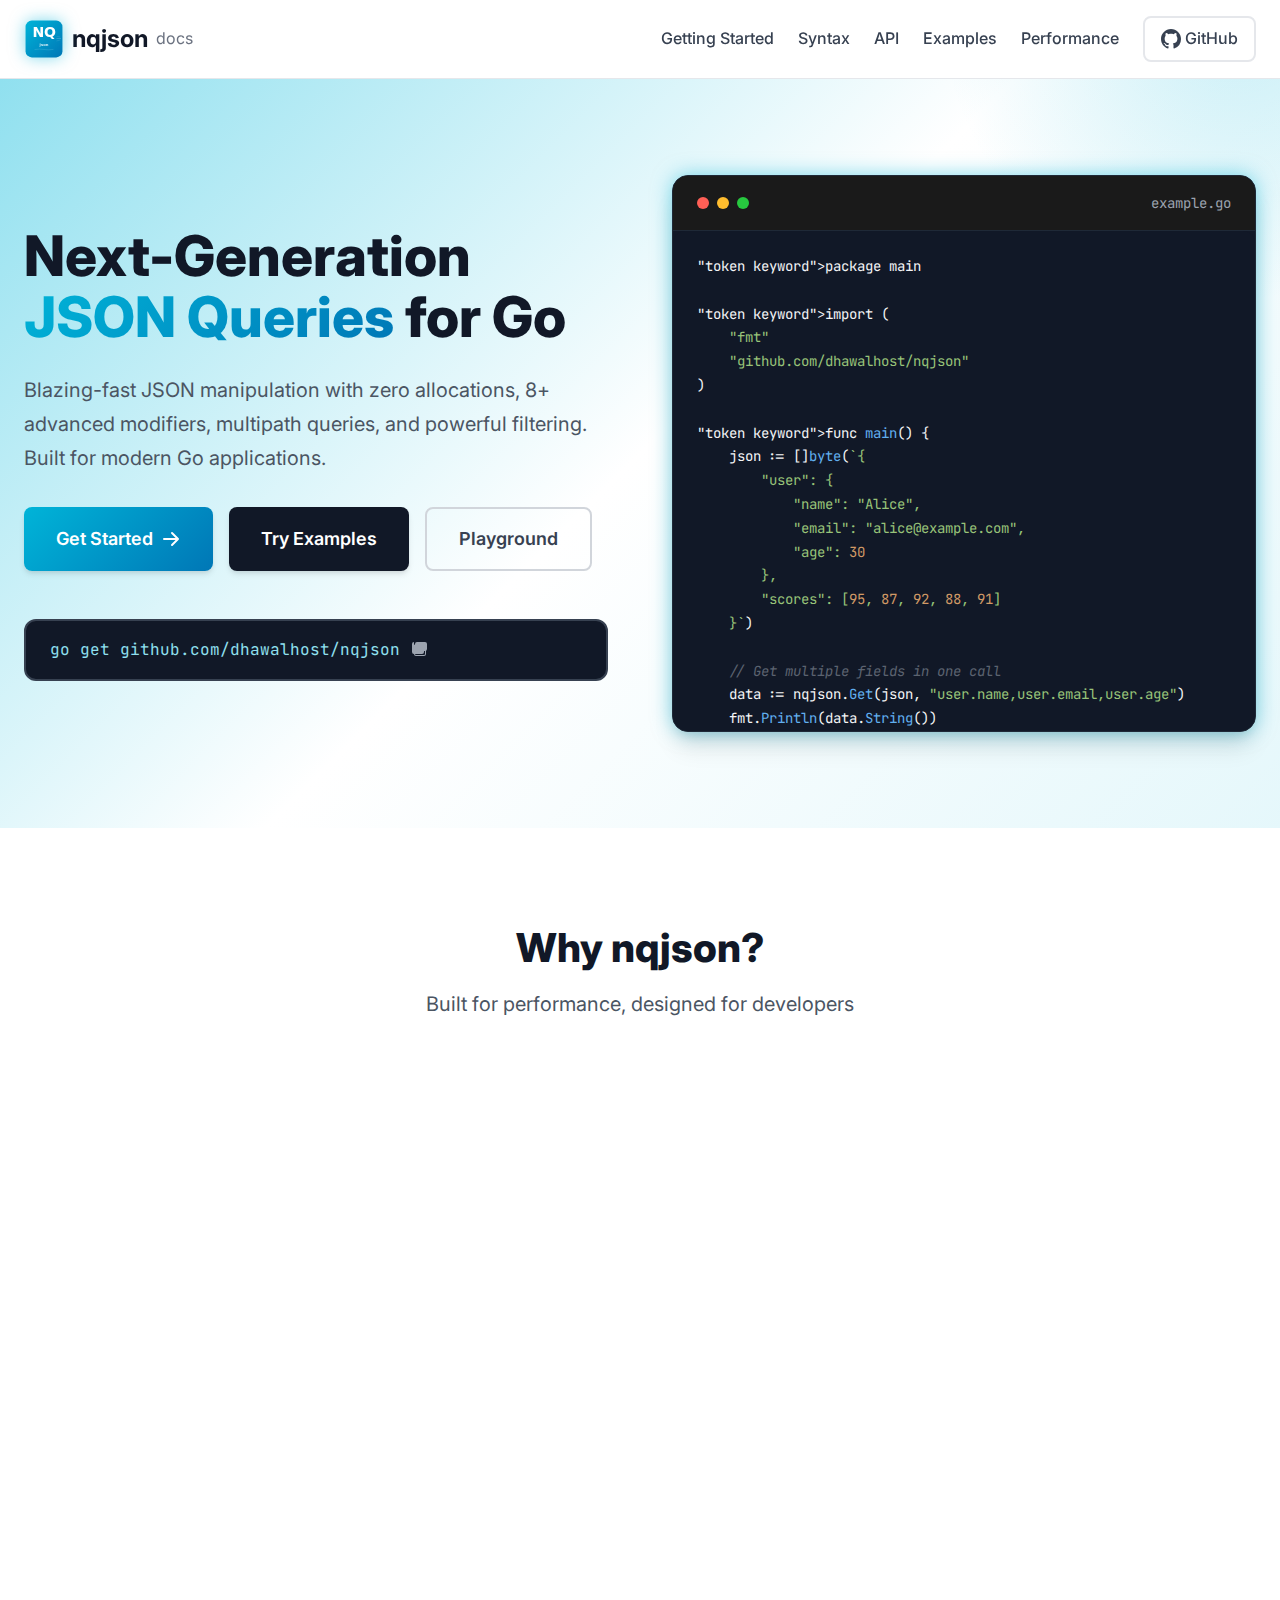
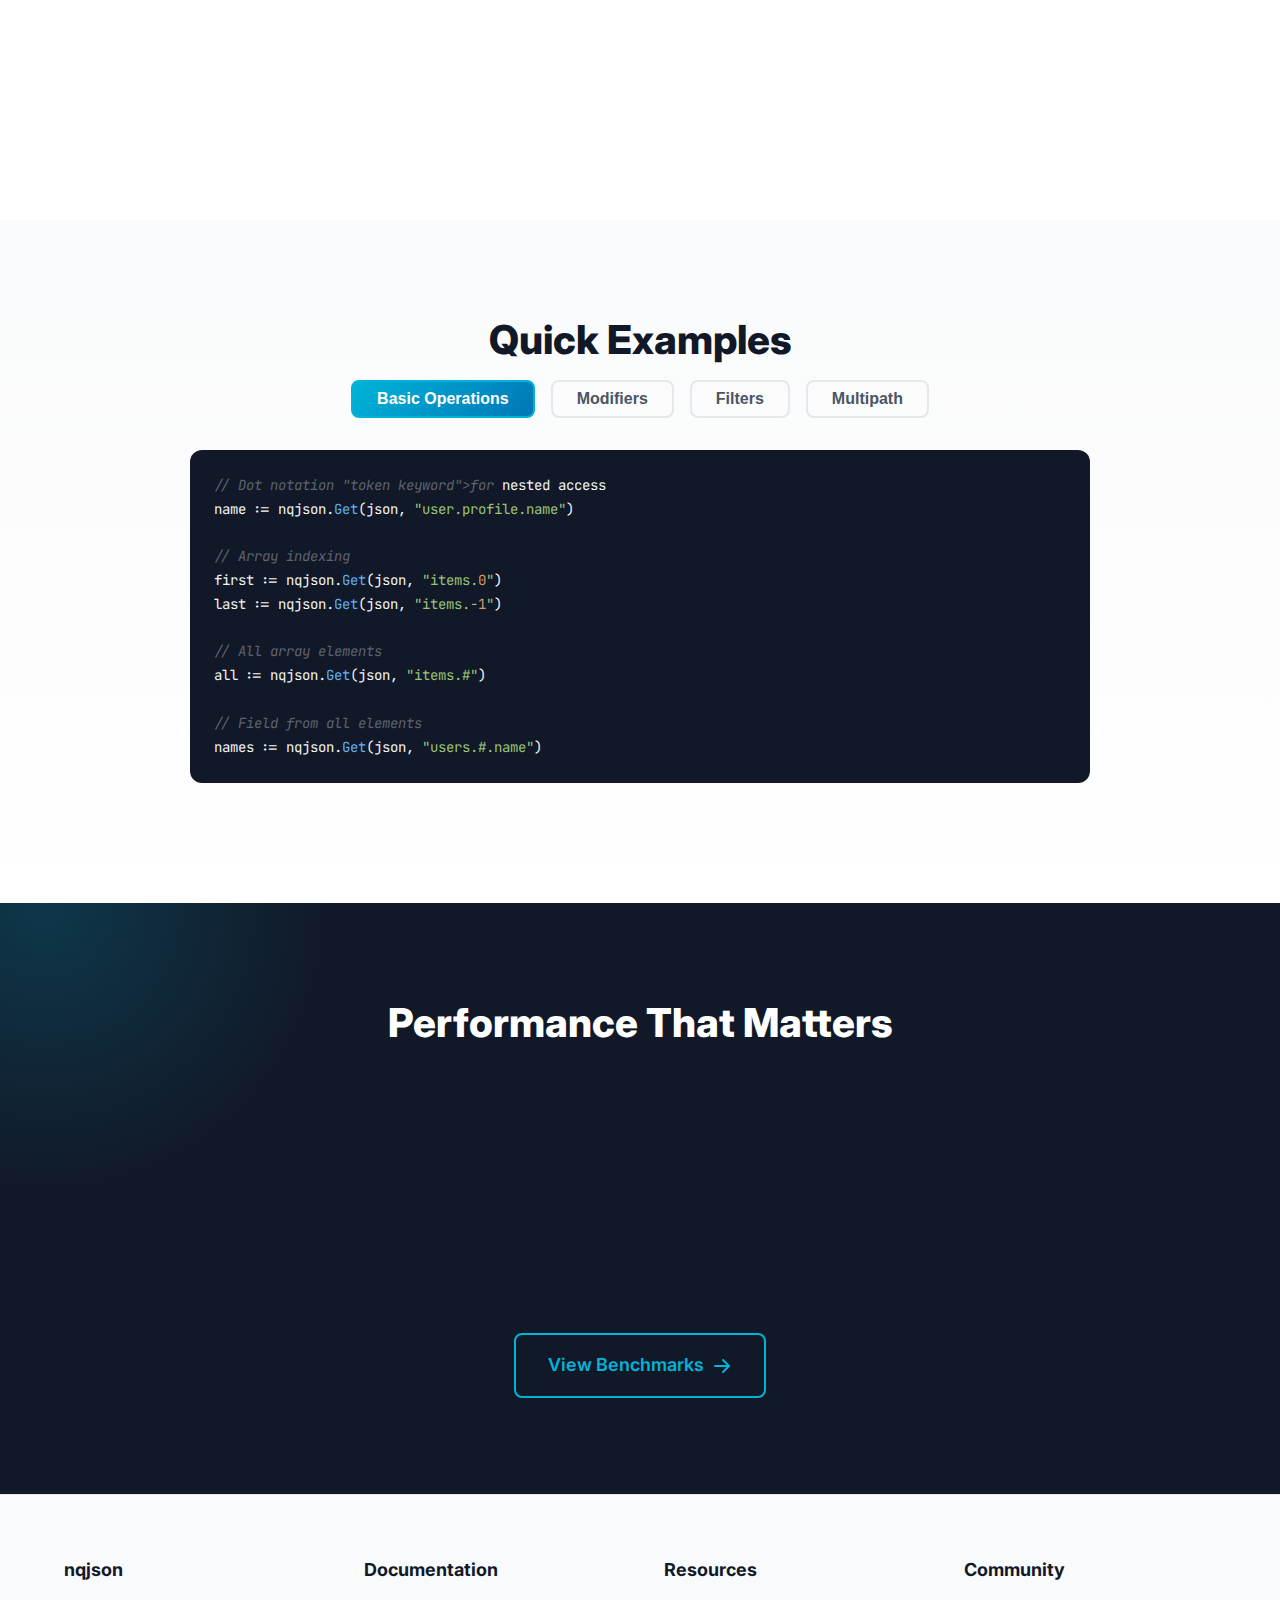
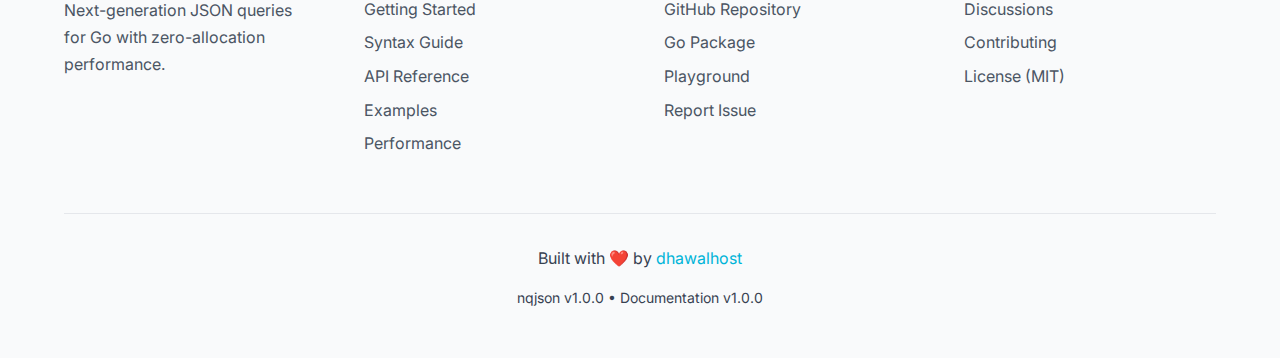
<file: nqjson-docs-build/index.html>
<!DOCTYPE html>
<html lang="en">
<head>
  <meta charset="UTF-8">
  <meta name="viewport" content="width=device-width, initial-scale=1.0">
  <meta name="description" content="nqjson - Next-generation JSON queries for Go with zero-allocation performance, 8+ modifiers, multipath queries, and advanced filtering.">
  <meta name="keywords" content="nqjson, JSON, Go, golang, JSON parser, JSON query, zero allocation, high performance">
  <meta name="author" content="dhawalhost">
  
  <!-- Open Graph / Social Media -->
  <meta property="og:title" content="nqjson - Next-Generation JSON Queries for Go">
  <meta property="og:description" content="Zero-allocation JSON manipulation with blazing-fast performance">
  <meta property="og:type" content="website">
  <meta property="og:url" content="https://docs.dhawalhost.com">
  
  <title>nqjson Documentation - Next-Generation JSON Queries for Go</title>
  
  <link rel="icon" type="image/svg+xml" href="./assets/favicon.svg">
  <link rel="stylesheet" href="./css/main.css">
  <link rel="preconnect" href="https://fonts.googleapis.com">
  <link rel="preconnect" href="https://fonts.gstatic.com" crossorigin>
  <link href="https://fonts.googleapis.com/css2?family=Inter:wght@300;400;500;600;700;800&family=JetBrains+Mono:wght@400;500;600&display=swap" rel="stylesheet">
</head>
<body>
  <!-- Navigation -->
  <nav class="navbar">
    <div class="nav-container">
      <div class="nav-brand">
        <img src="./assets/logo.svg" alt="nqjson logo" class="nav-logo" width="40" height="40">
        <span class="nav-title">nqjson</span>
        <span class="nav-subtitle">docs</span>
      </div>
      
      <button class="nav-toggle" id="navToggle" aria-label="Toggle navigation">
        <span></span>
        <span></span>
        <span></span>
      </button>
      
      <div class="nav-menu" id="navMenu">
        <a href="./getting-started.html" class="nav-link">Getting Started</a>
        <a href="./syntax.html" class="nav-link">Syntax</a>
        <a href="./api.html" class="nav-link">API</a>
        <a href="./examples.html" class="nav-link">Examples</a>
        <a href="./performance.html" class="nav-link">Performance</a>
        <a href="https://github.com/dhawalhost/nqjson" target="_blank" rel="noopener" class="nav-link nav-link-github">
          <svg width="20" height="20" viewBox="0 0 16 16" fill="currentColor">
            <path d="M8 0C3.58 0 0 3.58 0 8c0 3.54 2.29 6.53 5.47 7.59.4.07.55-.17.55-.38 0-.19-.01-.82-.01-1.49-2.01.37-2.53-.49-2.69-.94-.09-.23-.48-.94-.82-1.13-.28-.15-.68-.52-.01-.53.63-.01 1.08.58 1.23.82.72 1.21 1.87.87 2.33.66.07-.52.28-.87.51-1.07-1.78-.2-3.64-.89-3.64-3.95 0-.87.31-1.59.82-2.15-.08-.2-.36-1.02.08-2.12 0 0 .67-.21 2.2.82.64-.18 1.32-.27 2-.27.68 0 1.36.09 2 .27 1.53-1.04 2.2-.82 2.2-.82.44 1.1.16 1.92.08 2.12.51.56.82 1.27.82 2.15 0 3.07-1.87 3.75-3.65 3.95.29.25.54.73.54 1.48 0 1.07-.01 1.93-.01 2.2 0 .21.15.46.55.38A8.013 8.013 0 0016 8c0-4.42-3.58-8-8-8z"/>
          </svg>
          GitHub
        </a>
      </div>
    </div>
  </nav>

  <!-- Hero Section -->
  <section class="hero">
    <div class="hero-container">
      <div class="hero-content">
        <h1 class="hero-title">
          Next-Generation<br>
          <span class="gradient-text">JSON Queries</span> for Go
        </h1>
        <p class="hero-description">
          Blazing-fast JSON manipulation with zero allocations, 8+ advanced modifiers, 
          multipath queries, and powerful filtering. Built for modern Go applications.
        </p>
        <div class="hero-actions">
          <a href="./getting-started.html" class="btn btn-primary btn-large">
            Get Started
            <svg width="20" height="20" viewBox="0 0 20 20" fill="currentColor">
              <path d="M10.293 3.293a1 1 0 011.414 0l6 6a1 1 0 010 1.414l-6 6a1 1 0 01-1.414-1.414L14.586 11H3a1 1 0 110-2h11.586l-4.293-4.293a1 1 0 010-1.414z"/>
            </svg>
          </a>
          <a href="./examples.html" class="btn btn-secondary btn-large">
            Try Examples
          </a>
          <a href="https://nqjson.dhawalhost.com" class="btn btn-ghost btn-large" target="_blank" rel="noopener">
            Playground
          </a>
        </div>
        
        <!-- Quick Install -->
        <div class="hero-install">
          <code class="install-command">go get github.com/dhawalhost/nqjson</code>
          <button class="btn-copy" data-copy="go get github.com/dhawalhost/nqjson" aria-label="Copy install command">
            <svg width="16" height="16" viewBox="0 0 16 16" fill="currentColor">
              <path d="M4 2a2 2 0 00-2 2v8a2 2 0 002 2h8a2 2 0 002-2V4a2 2 0 00-2-2H4zm0 1h8a1 1 0 011 1v8a1 1 0 01-1 1H4a1 1 0 01-1-1V4a1 1 0 011-1z"/>
              <path d="M2 0a2 2 0 00-2 2v8a2 2 0 002 2h8a2 2 0 002-2v-1h1a2 2 0 002-2V2a2 2 0 00-2-2H5a2 2 0 00-2 2v1H2z"/>
            </svg>
          </button>
        </div>
      </div>
      
      <div class="hero-code">
        <div class="code-window">
          <div class="code-header">
            <span class="code-dots">
              <span class="dot dot-red"></span>
              <span class="dot dot-yellow"></span>
              <span class="dot dot-green"></span>
            </span>
            <span class="code-title">example.go</span>
          </div>
          <pre class="code-content"><code class="language-go">package main

import (
    "fmt"
    "github.com/dhawalhost/nqjson"
)

func main() {
    json := []byte(`{
        "user": {
            "name": "Alice",
            "email": "alice@example.com",
            "age": 30
        },
        "scores": [95, 87, 92, 88, 91]
    }`)
    
    // Get multiple fields in one call
    data := nqjson.Get(json, "user.name,user.email,user.age")
    fmt.Println(data.String())
    // ["Alice","alice@example.com",30]
    
    // Statistical operations
    avg := nqjson.Get(json, "scores|@avg")
    fmt.Printf("Average: %.1f\n", avg.Float())
    // Average: 90.6
    
    // Unique sorted values
    unique := nqjson.Get(json, "scores|@distinct|@sort")
    fmt.Println(unique.String())
    // [87,88,91,92,95]
}</code></pre>
        </div>
      </div>
    </div>
  </section>

  <!-- Features Section -->
  <section class="features">
    <div class="container">
      <h2 class="section-title">Why nqjson?</h2>
      <p class="section-subtitle">Built for performance, designed for developers</p>
      
      <div class="features-grid">
        <div class="feature-card">
          <div class="feature-icon">
            <svg width="32" height="32" viewBox="0 0 24 24" fill="none" stroke="currentColor" stroke-width="2">
              <path d="M13 2L3 14h9l-1 8 10-12h-9l1-8z"/>
            </svg>
          </div>
          <h3 class="feature-title">Zero Allocations</h3>
          <p class="feature-description">
            GET operations produce <strong>0 allocations</strong> on simple paths. No GC pressure, 
            predictable latency, and minimal memory overhead.
          </p>
        </div>
        
        <div class="feature-card">
          <div class="feature-icon">
            <svg width="32" height="32" viewBox="0 0 24 24" fill="none" stroke="currentColor" stroke-width="2">
              <path d="M12 2v20M2 12h20"/>
              <circle cx="12" cy="12" r="10"/>
            </svg>
          </div>
          <h3 class="feature-title">8+ Advanced Modifiers</h3>
          <p class="feature-description">
            Built-in modifiers for <strong>@sum</strong>, <strong>@avg</strong>, <strong>@distinct</strong>, 
            <strong>@sort</strong>, <strong>@min</strong>, <strong>@max</strong>, and more.
          </p>
        </div>
        
        <div class="feature-card">
          <div class="feature-icon">
            <svg width="32" height="32" viewBox="0 0 24 24" fill="none" stroke="currentColor" stroke-width="2">
              <path d="M21 16V8a2 2 0 00-1-1.73l-7-4a2 2 0 00-2 0l-7 4A2 2 0 003 8v8a2 2 0 001 1.73l7 4a2 2 0 002 0l7-4A2 2 0 0021 16z"/>
              <polyline points="3.27 6.96 12 12.01 20.73 6.96"/>
              <line x1="12" y1="22.08" x2="12" y2="12"/>
            </svg>
          </div>
          <h3 class="feature-title">Multipath Queries</h3>
          <p class="feature-description">
            Get multiple fields in a single operation: 
            <code>user.name,user.email,user.age</code>
          </p>
        </div>
        
        <div class="feature-card">
          <div class="feature-icon">
            <svg width="32" height="32" viewBox="0 0 24 24" fill="none" stroke="currentColor" stroke-width="2">
              <path d="M3 3h18v18H3z"/>
              <path d="M9 9h6v6H9z"/>
            </svg>
          </div>
          <h3 class="feature-title">Powerful Filtering</h3>
          <p class="feature-description">
            Advanced filter expressions with comparison operators, regex matching, 
            and conditional queries.
          </p>
        </div>
        
        <div class="feature-card">
          <div class="feature-icon">
            <svg width="32" height="32" viewBox="0 0 24 24" fill="none" stroke="currentColor" stroke-width="2">
              <path d="M22 11.08V12a10 10 0 11-5.93-9.14"/>
              <polyline points="22 4 12 14.01 9 11.01"/>
            </svg>
          </div>
          <h3 class="feature-title">Production Ready</h3>
          <p class="feature-description">
            <strong>73.9% test coverage</strong> with 168 comprehensive tests. 
            Battle-tested and zero runtime dependencies.
          </p>
        </div>
        
        <div class="feature-card">
          <div class="feature-icon">
            <svg width="32" height="32" viewBox="0 0 24 24" fill="none" stroke="currentColor" stroke-width="2">
              <path d="M21 15v4a2 2 0 01-2 2H5a2 2 0 01-2-2v-4"/>
              <polyline points="17 8 12 3 7 8"/>
              <line x1="12" y1="3" x2="12" y2="15"/>
            </svg>
          </div>
          <h3 class="feature-title">Path Caching</h3>
          <p class="feature-description">
            Use <code>GetCached()</code> for 2-5x speedup on frequently accessed paths. 
            Perfect for hot code paths.
          </p>
        </div>
      </div>
    </div>
  </section>

  <!-- Quick Example Section -->
  <section class="quick-examples">
    <div class="container">
      <h2 class="section-title">Quick Examples</h2>
      
      <div class="examples-tabs">
        <button class="tab-btn active" data-tab="basic">Basic Operations</button>
        <button class="tab-btn" data-tab="modifiers">Modifiers</button>
        <button class="tab-btn" data-tab="filters">Filters</button>
        <button class="tab-btn" data-tab="multipath">Multipath</button>
      </div>
      
      <div class="tab-content active" id="tab-basic">
        <pre><code class="language-go">// Dot notation for nested access
name := nqjson.Get(json, "user.profile.name")

// Array indexing
first := nqjson.Get(json, "items.0")
last := nqjson.Get(json, "items.-1")

// All array elements
all := nqjson.Get(json, "items.#")

// Field from all elements
names := nqjson.Get(json, "users.#.name")</code></pre>
      </div>
      
      <div class="tab-content" id="tab-modifiers">
        <pre><code class="language-go">// Statistical aggregations
total := nqjson.Get(json, "sales|@sum")
avg := nqjson.Get(json, "scores|@avg")
min := nqjson.Get(json, "prices|@min")
max := nqjson.Get(json, "values|@max")

// Array transformations
unique := nqjson.Get(json, "tags|@distinct")
sorted := nqjson.Get(json, "items|@sort")
reversed := nqjson.Get(json, "list|@reverse")
first := nqjson.Get(json, "array|@first")
last := nqjson.Get(json, "array|@last")</code></pre>
      </div>
      
      <div class="tab-content" id="tab-filters">
        <pre><code class="language-go">// Filter by condition
active := nqjson.Get(json, `users[?(@.active==true)]`)
adults := nqjson.Get(json, `users[?(@.age>=18)].name`)
expensive := nqjson.Get(json, `products[?(@.price>100)].name`)

// Regex matching
company := nqjson.Get(json, `emails[?(@.email=~".*@company.com")]`)

// Combined filters and projections
emails := nqjson.Get(json, `users[?(@.role=="admin")].email`)</code></pre>
      </div>
      
      <div class="tab-content" id="tab-multipath">
        <pre><code class="language-go">// Get multiple fields in one call
data := nqjson.Get(json, "user.name,user.email,user.age")
// Returns: ["John","john@example.com",30]

// Multipath with modifiers
results := nqjson.Get(json, "nums|@reverse,scores|@avg")

// Complex queries
info := nqjson.Get(json, `user.name,user.email,orders.#.total|@sum`)</code></pre>
      </div>
    </div>
  </section>

  <!-- Performance Stats -->
  <section class="performance-stats">
    <div class="container">
      <h2 class="section-title">Performance That Matters</h2>
      
      <div class="stats-grid">
        <div class="stat-card">
          <div class="stat-number">0</div>
          <div class="stat-label">Allocations</div>
          <div class="stat-description">on simple GET operations</div>
        </div>
        
        <div class="stat-card">
          <div class="stat-number">2-5<span class="stat-unit">x</span></div>
          <div class="stat-label">Faster</div>
          <div class="stat-description">with path caching</div>
        </div>
        
        <div class="stat-card">
          <div class="stat-number">73.9<span class="stat-unit">%</span></div>
          <div class="stat-label">Coverage</div>
          <div class="stat-description">with 168 tests</div>
        </div>
        
        <div class="stat-card">
          <div class="stat-number">8<span class="stat-unit">+</span></div>
          <div class="stat-label">Modifiers</div>
          <div class="stat-description">exclusive to nqjson</div>
        </div>
      </div>
      
      <div class="cta-center">
        <a href="./performance.html" class="btn btn-outline btn-large">
          View Benchmarks
          <svg width="20" height="20" viewBox="0 0 20 20" fill="currentColor">
            <path d="M10.293 3.293a1 1 0 011.414 0l6 6a1 1 0 010 1.414l-6 6a1 1 0 01-1.414-1.414L14.586 11H3a1 1 0 110-2h11.586l-4.293-4.293a1 1 0 010-1.414z"/>
          </svg>
        </a>
      </div>
    </div>
  </section>

  <!-- Footer -->
  <footer class="footer">
    <div class="container">
      <div class="footer-content">
        <div class="footer-section">
          <h4 class="footer-title">nqjson</h4>
          <p class="footer-description">
            Next-generation JSON queries for Go with zero-allocation performance.
          </p>
        </div>
        
        <div class="footer-section">
          <h4 class="footer-title">Documentation</h4>
          <ul class="footer-links">
            <li><a href="./getting-started.html">Getting Started</a></li>
            <li><a href="./syntax.html">Syntax Guide</a></li>
            <li><a href="./api.html">API Reference</a></li>
            <li><a href="./examples.html">Examples</a></li>
            <li><a href="./performance.html">Performance</a></li>
          </ul>
        </div>
        
        <div class="footer-section">
          <h4 class="footer-title">Resources</h4>
          <ul class="footer-links">
            <li><a href="https://github.com/dhawalhost/nqjson" target="_blank" rel="noopener">GitHub Repository</a></li>
            <li><a href="https://pkg.go.dev/github.com/dhawalhost/nqjson" target="_blank" rel="noopener">Go Package</a></li>
            <li><a href="https://nqjson.dhawalhost.com" target="_blank" rel="noopener">Playground</a></li>
            <li><a href="https://github.com/dhawalhost/nqjson/issues" target="_blank" rel="noopener">Report Issue</a></li>
          </ul>
        </div>
        
        <div class="footer-section">
          <h4 class="footer-title">Community</h4>
          <ul class="footer-links">
            <li><a href="https://github.com/dhawalhost/nqjson/discussions" target="_blank" rel="noopener">Discussions</a></li>
            <li><a href="https://github.com/dhawalhost/nqjson/blob/main/CONTRIBUTING.md" target="_blank" rel="noopener">Contributing</a></li>
            <li><a href="https://github.com/dhawalhost/nqjson/blob/main/LICENSE" target="_blank" rel="noopener">License (MIT)</a></li>
          </ul>
        </div>
      </div>
      
      <div class="footer-bottom">
        <p>
          Built with ❤️ by <a href="https://github.com/dhawalhost" target="_blank" rel="noopener">dhawalhost</a>
        </p>
        <p class="footer-version">nqjson v1.0.0 • Documentation v1.0.0</p>
      </div>
    </div>
  </footer>

  <script src="./js/main.js"></script>
</body>
</html>
</file>
<file: nqjson-docs-build/css/main.css>
/* ========================================
   nqjson Documentation CSS
   Brand Colors: #00B4D8, #0077B6, #90E0EF
   ======================================== */

/* ==================== CSS Variables ==================== */
:root {
  /* Brand Colors */
  --color-primary: #00B4D8;
  --color-primary-dark: #0077B6;
  --color-primary-light: #90E0EF;
  --color-primary-alpha-10: rgba(0, 180, 216, 0.1);
  --color-primary-alpha-15: rgba(0, 180, 216, 0.15);
  --color-primary-alpha-20: rgba(0, 180, 216, 0.2);
  --color-primary-alpha-50: rgba(0, 180, 216, 0.5);
  
  /* Neutral Colors */
  --color-white: #ffffff;
  --color-black: #0a0a0a;
  --color-gray-50: #f9fafb;
  --color-gray-100: #f3f4f6;
  --color-gray-200: #e5e7eb;
  --color-gray-300: #d1d5db;
  --color-gray-400: #9ca3af;
  --color-gray-500: #6b7280;
  --color-gray-600: #4b5563;
  --color-gray-700: #374151;
  --color-gray-800: #1f2937;
  --color-gray-900: #111827;
  
  /* Semantic Colors */
  --color-success: #10b981;
  --color-warning: #f59e0b;
  --color-error: #ef4444;
  --color-info: var(--color-primary);
  
  /* Typography */
  --font-sans: 'Inter', -apple-system, BlinkMacSystemFont, 'Segoe UI', sans-serif;
  --font-mono: 'JetBrains Mono', 'Fira Code', 'Courier New', monospace;
  
  /* Spacing */
  --spacing-xs: 0.25rem;
  --spacing-sm: 0.5rem;
  --spacing-md: 1rem;
  --spacing-lg: 1.5rem;
  --spacing-xl: 2rem;
  --spacing-2xl: 3rem;
  --spacing-3xl: 4rem;
  --spacing-4xl: 6rem;
  
  /* Border Radius */
  --radius-sm: 0.375rem;
  --radius-md: 0.5rem;
  --radius-lg: 0.75rem;
  --radius-xl: 1rem;
  --radius-2xl: 1.5rem;
  
  /* Shadows */
  --shadow-sm: 0 1px 2px 0 rgba(0, 0, 0, 0.05);
  --shadow-md: 0 4px 6px -1px rgba(0, 0, 0, 0.1), 0 2px 4px -1px rgba(0, 0, 0, 0.06);
  --shadow-lg: 0 10px 15px -3px rgba(0, 0, 0, 0.1), 0 4px 6px -2px rgba(0, 0, 0, 0.05);
  --shadow-xl: 0 20px 25px -5px rgba(0, 0, 0, 0.1), 0 10px 10px -5px rgba(0, 0, 0, 0.04);
  --shadow-glow: 0 0 20px var(--color-primary-alpha-50);
  
  /* Transitions */
  --transition-fast: 150ms cubic-bezier(0.4, 0, 0.2, 1);
  --transition-base: 200ms cubic-bezier(0.4, 0, 0.2, 1);
  --transition-slow: 300ms cubic-bezier(0.4, 0, 0.2, 1);
}

/* ==================== Base Styles ==================== */
* {
  box-sizing: border-box;
  margin: 0;
  padding: 0;
}

html {
  font-size: 16px;
  scroll-behavior: smooth;
}

body {
  font-family: var(--font-sans);
  line-height: 1.6;
  color: var(--color-gray-900);
  background-color: var(--color-white);
  -webkit-font-smoothing: antialiased;
  -moz-osx-font-smoothing: grayscale;
}

/* ==================== Typography ==================== */
h1, h2, h3, h4, h5, h6 {
  font-weight: 700;
  line-height: 1.2;
  margin-bottom: var(--spacing-md);
  color: var(--color-gray-900);
}

h1 { font-size: 3.5rem; }
h2 { font-size: 2.5rem; }
h3 { font-size: 1.875rem; }
h4 { font-size: 1.5rem; }
h5 { font-size: 1.25rem; }
h6 { font-size: 1.125rem; }

p {
  margin-bottom: var(--spacing-md);
  color: var(--color-gray-700);
}

a {
  color: var(--color-primary);
  text-decoration: none;
  transition: color var(--transition-fast);
}

a:hover {
  color: var(--color-primary-dark);
}

code {
  font-family: var(--font-mono);
  font-size: 0.875em;
  background-color: var(--color-gray-100);
  padding: 0.125rem 0.375rem;
  border-radius: var(--radius-sm);
  color: var(--color-primary-dark);
}

pre {
  font-family: var(--font-mono);
  font-size: 0.875rem;
  line-height: 1.7;
  overflow-x: auto;
  background-color: var(--color-gray-900);
  padding: var(--spacing-lg);
  border-radius: var(--radius-lg);
  margin-bottom: var(--spacing-lg);
}

pre code {
  background: none;
  padding: 0;
  color: var(--color-gray-100);
  font-size: inherit;
}

strong {
  font-weight: 600;
  color: var(--color-gray-900);
}

/* ==================== Layout Containers ==================== */
.container {
  max-width: 1200px;
  margin: 0 auto;
  padding: 0 var(--spacing-lg);
}

.hero-container,
.nav-container {
  max-width: 1400px;
  margin: 0 auto;
  padding: 0 var(--spacing-lg);
}

/* ==================== Navigation ==================== */
.navbar {
  position: sticky;
  top: 0;
  z-index: 100;
  background: rgba(255, 255, 255, 0.95);
  backdrop-filter: blur(10px);
  border-bottom: 1px solid var(--color-gray-200);
  padding: var(--spacing-md) 0;
}

.nav-container {
  display: flex;
  align-items: center;
  justify-content: space-between;
}

.nav-brand {
  display: flex;
  align-items: center;
  gap: var(--spacing-sm);
  font-weight: 700;
}

.nav-logo {
  filter: drop-shadow(0 0 8px var(--color-primary-alpha-50));
  transition: filter var(--transition-base);
}

.nav-logo:hover {
  filter: drop-shadow(0 0 15px var(--color-primary-alpha-50));
}

.nav-title {
  font-size: 1.5rem;
  color: var(--color-gray-900);
}

.nav-subtitle {
  font-size: 1rem;
  font-weight: 400;
  color: var(--color-gray-500);
}

.nav-menu {
  display: flex;
  align-items: center;
  gap: var(--spacing-lg);
}

.nav-link {
  font-weight: 500;
  color: var(--color-gray-700);
  transition: color var(--transition-fast);
  position: relative;
}

.nav-link:hover {
  color: var(--color-primary);
}

.nav-link-github {
  display: flex;
  align-items: center;
  gap: var(--spacing-xs);
  padding: var(--spacing-sm) var(--spacing-md);
  border: 2px solid var(--color-gray-200);
  border-radius: var(--radius-md);
  transition: all var(--transition-fast);
}

.nav-link-github:hover {
  border-color: var(--color-primary);
  background-color: var(--color-primary-alpha-10);
}

.nav-toggle {
  display: none;
  flex-direction: column;
  gap: 4px;
  background: none;
  border: none;
  cursor: pointer;
  padding: var(--spacing-sm);
}

.nav-toggle span {
  width: 24px;
  height: 2px;
  background-color: var(--color-gray-700);
  border-radius: 2px;
  transition: all var(--transition-base);
}

/* ==================== Hero Section ==================== */
.hero {
  padding: var(--spacing-4xl) 0;
  background: linear-gradient(135deg, var(--color-primary-light) 0%, var(--color-white) 50%, var(--color-primary-alpha-10) 100%);
  position: relative;
  overflow: hidden;
}

.hero::before {
  content: '';
  position: absolute;
  top: -50%;
  right: -20%;
  width: 600px;
  height: 600px;
  background: radial-gradient(circle, var(--color-primary-alpha-20) 0%, transparent 70%);
  border-radius: 50%;
  z-index: 0;
}

.hero-container {
  position: relative;
  z-index: 1;
  display: grid;
  grid-template-columns: 1fr 1fr;
  gap: var(--spacing-3xl);
  align-items: center;
}

.hero-content {
  max-width: 600px;
}

.hero-title {
  font-size: 3.5rem;
  font-weight: 800;
  line-height: 1.1;
  margin-bottom: var(--spacing-lg);
}

.gradient-text {
  background: linear-gradient(135deg, var(--color-primary) 0%, var(--color-primary-dark) 100%);
  -webkit-background-clip: text;
  -webkit-text-fill-color: transparent;
  background-clip: text;
}

.hero-description {
  font-size: 1.25rem;
  color: var(--color-gray-600);
  margin-bottom: var(--spacing-xl);
  line-height: 1.7;
}

.hero-actions {
  display: flex;
  gap: var(--spacing-md);
  flex-wrap: wrap;
  margin-bottom: var(--spacing-2xl);
}

.hero-install {
  display: flex;
  align-items: center;
  gap: var(--spacing-sm);
  background-color: var(--color-gray-900);
  padding: var(--spacing-md) var(--spacing-lg);
  border-radius: var(--radius-lg);
  border: 2px solid var(--color-gray-700);
}

.install-command {
  font-family: var(--font-mono);
  color: var(--color-primary-light);
  font-size: 1rem;
  background: none;
  padding: 0;
}

.btn-copy {
  background: none;
  border: none;
  color: var(--color-gray-400);
  cursor: pointer;
  padding: var(--spacing-xs);
  display: flex;
  align-items: center;
  justify-content: center;
  transition: color var(--transition-fast);
}

.btn-copy:hover {
  color: var(--color-primary-light);
}

/* Hero Code Window */
.hero-code {
  position: relative;
}

.code-window {
  background-color: var(--color-gray-900);
  border-radius: var(--radius-xl);
  overflow: hidden;
  box-shadow: var(--shadow-xl), var(--shadow-glow);
  border: 1px solid var(--color-gray-800);
}

.code-header {
  display: flex;
  align-items: center;
  justify-content: space-between;
  padding: var(--spacing-md) var(--spacing-lg);
  background-color: #1a1a1a;
  border-bottom: 1px solid var(--color-gray-800);
}

.code-dots {
  display: flex;
  gap: var(--spacing-sm);
}

.dot {
  width: 12px;
  height: 12px;
  border-radius: 50%;
}

.dot-red { background-color: #ff5f56; }
.dot-yellow { background-color: #ffbd2e; }
.dot-green { background-color: #27c93f; }

.code-title {
  font-family: var(--font-mono);
  font-size: 0.875rem;
  color: var(--color-gray-400);
}

.code-content {
  margin: 0;
  max-height: 500px;
  overflow-y: auto;
}

.code-content::-webkit-scrollbar {
  width: 8px;
}

.code-content::-webkit-scrollbar-track {
  background: var(--color-gray-800);
}

.code-content::-webkit-scrollbar-thumb {
  background: var(--color-gray-600);
  border-radius: 4px;
}

.code-content::-webkit-scrollbar-thumb:hover {
  background: var(--color-gray-500);
}

/* ==================== Buttons ==================== */
.btn {
  display: inline-flex;
  align-items: center;
  justify-content: center;
  gap: var(--spacing-sm);
  padding: var(--spacing-sm) var(--spacing-lg);
  font-weight: 600;
  font-size: 1rem;
  border-radius: var(--radius-md);
  border: none;
  cursor: pointer;
  transition: all var(--transition-base);
  text-decoration: none;
  white-space: nowrap;
}

.btn-large {
  padding: var(--spacing-md) var(--spacing-xl);
  font-size: 1.125rem;
}

.btn-primary {
  background: linear-gradient(135deg, var(--color-primary) 0%, var(--color-primary-dark) 100%);
  color: var(--color-white);
  box-shadow: var(--shadow-md);
}

.btn-primary:hover {
  transform: translateY(-2px);
  box-shadow: var(--shadow-lg), var(--shadow-glow);
}

.btn-secondary {
  background-color: var(--color-gray-900);
  color: var(--color-white);
  box-shadow: var(--shadow-md);
}

.btn-secondary:hover {
  background-color: var(--color-gray-800);
  transform: translateY(-2px);
  box-shadow: var(--shadow-lg);
}

.btn-ghost {
  background-color: transparent;
  color: var(--color-gray-700);
  border: 2px solid var(--color-gray-300);
}

.btn-ghost:hover {
  border-color: var(--color-primary);
  color: var(--color-primary);
  background-color: var(--color-primary-alpha-10);
}

.btn-outline {
  background-color: transparent;
  color: var(--color-primary);
  border: 2px solid var(--color-primary);
}

.btn-outline:hover {
  background-color: var(--color-primary);
  color: var(--color-white);
  transform: translateY(-2px);
}

/* ==================== Features Section ==================== */
.features {
  padding: var(--spacing-4xl) 0;
  background-color: var(--color-white);
}

.section-title {
  text-align: center;
  font-size: 2.5rem;
  font-weight: 800;
  margin-bottom: var(--spacing-md);
}

.section-subtitle {
  text-align: center;
  font-size: 1.25rem;
  color: var(--color-gray-600);
  margin-bottom: var(--spacing-3xl);
}

.features-grid {
  display: grid;
  grid-template-columns: repeat(auto-fit, minmax(320px, 1fr));
  gap: var(--spacing-xl);
}

.feature-card {
  padding: var(--spacing-xl);
  background-color: var(--color-white);
  border: 2px solid var(--color-gray-200);
  border-radius: var(--radius-xl);
  transition: all var(--transition-base);
}

.feature-card:hover {
  border-color: var(--color-primary);
  box-shadow: var(--shadow-lg);
  transform: translateY(-4px);
}

.feature-icon {
  width: 56px;
  height: 56px;
  display: flex;
  align-items: center;
  justify-content: center;
  background: linear-gradient(135deg, var(--color-primary-light) 0%, var(--color-primary) 100%);
  border-radius: var(--radius-lg);
  margin-bottom: var(--spacing-lg);
  color: var(--color-primary-dark);
}

.feature-title {
  font-size: 1.5rem;
  font-weight: 700;
  margin-bottom: var(--spacing-md);
  color: var(--color-gray-900);
}

.feature-description {
  color: var(--color-gray-600);
  line-height: 1.7;
}

.feature-description code {
  background-color: var(--color-primary-alpha-10);
  color: var(--color-primary-dark);
  font-weight: 600;
}

/* ==================== Quick Examples Section ==================== */
.quick-examples {
  padding: var(--spacing-4xl) 0;
  background: linear-gradient(180deg, var(--color-gray-50) 0%, var(--color-white) 100%);
}

.examples-tabs {
  display: flex;
  justify-content: center;
  gap: var(--spacing-md);
  margin-bottom: var(--spacing-xl);
  flex-wrap: wrap;
}

.tab-btn {
  padding: var(--spacing-sm) var(--spacing-lg);
  font-weight: 600;
  font-size: 1rem;
  background-color: transparent;
  color: var(--color-gray-600);
  border: 2px solid var(--color-gray-200);
  border-radius: var(--radius-md);
  cursor: pointer;
  transition: all var(--transition-base);
}

.tab-btn:hover {
  border-color: var(--color-primary);
  color: var(--color-primary);
}

.tab-btn.active {
  background: linear-gradient(135deg, var(--color-primary) 0%, var(--color-primary-dark) 100%);
  color: var(--color-white);
  border-color: var(--color-primary);
}

.tab-content {
  display: none;
  max-width: 900px;
  margin: 0 auto;
}

.tab-content.active {
  display: block;
}

/* ==================== Performance Stats Section ==================== */
.performance-stats {
  padding: var(--spacing-4xl) 0;
  background-color: var(--color-gray-900);
  color: var(--color-white);
  position: relative;
  overflow: hidden;
}

.performance-stats::before {
  content: '';
  position: absolute;
  top: -50%;
  left: -20%;
  width: 600px;
  height: 600px;
  background: radial-gradient(circle, var(--color-primary-alpha-20) 0%, transparent 70%);
  border-radius: 50%;
}

.performance-stats .section-title {
  color: var(--color-white);
}

.stats-grid {
  display: grid;
  grid-template-columns: repeat(auto-fit, minmax(250px, 1fr));
  gap: var(--spacing-xl);
  margin-bottom: var(--spacing-3xl);
  position: relative;
  z-index: 1;
}

.stat-card {
  text-align: center;
  padding: var(--spacing-xl);
  background: rgba(255, 255, 255, 0.05);
  backdrop-filter: blur(10px);
  border: 1px solid rgba(255, 255, 255, 0.1);
  border-radius: var(--radius-xl);
  transition: all var(--transition-base);
}

.stat-card:hover {
  background: rgba(255, 255, 255, 0.1);
  border-color: var(--color-primary);
  transform: translateY(-4px);
}

.stat-number {
  font-size: 4rem;
  font-weight: 800;
  background: linear-gradient(135deg, var(--color-primary-light) 0%, var(--color-primary) 100%);
  -webkit-background-clip: text;
  -webkit-text-fill-color: transparent;
  background-clip: text;
  line-height: 1;
  margin-bottom: var(--spacing-sm);
}

.stat-unit {
  font-size: 2.5rem;
}

.stat-label {
  font-size: 1.5rem;
  font-weight: 700;
  color: var(--color-white);
  margin-bottom: var(--spacing-xs);
}

.stat-description {
  font-size: 1rem;
  color: var(--color-gray-400);
}

.cta-center {
  text-align: center;
  position: relative;
  z-index: 1;
}

/* ==================== Footer ==================== */
.footer {
  padding: var(--spacing-3xl) 0 var(--spacing-xl);
  background-color: var(--color-gray-50);
  border-top: 1px solid var(--color-gray-200);
}

.footer-content {
  display: grid;
  grid-template-columns: repeat(auto-fit, minmax(200px, 1fr));
  gap: var(--spacing-2xl);
  margin-bottom: var(--spacing-2xl);
}

.footer-title {
  font-size: 1.125rem;
  font-weight: 700;
  margin-bottom: var(--spacing-md);
  color: var(--color-gray-900);
}

.footer-description {
  color: var(--color-gray-600);
  line-height: 1.7;
}

.footer-links {
  list-style: none;
}

.footer-links li {
  margin-bottom: var(--spacing-sm);
}

.footer-links a {
  color: var(--color-gray-600);
  transition: color var(--transition-fast);
}

.footer-links a:hover {
  color: var(--color-primary);
}

.footer-bottom {
  text-align: center;
  padding-top: var(--spacing-xl);
  border-top: 1px solid var(--color-gray-200);
  color: var(--color-gray-600);
}

.footer-version {
  font-size: 0.875rem;
  margin-top: var(--spacing-sm);
}

/* ==================== Responsive Design ==================== */
@media (max-width: 1024px) {
  .hero-container {
    grid-template-columns: 1fr;
    gap: var(--spacing-2xl);
  }
  
  .hero-code {
    order: -1;
  }
  
  .hero-title {
    font-size: 2.5rem;
  }
}

@media (max-width: 768px) {
  .nav-toggle {
    display: flex;
  }
  
  .nav-menu {
    position: absolute;
    top: 100%;
    left: 0;
    right: 0;
    background-color: var(--color-white);
    border-top: 1px solid var(--color-gray-200);
    flex-direction: column;
    padding: var(--spacing-lg);
    gap: var(--spacing-md);
    display: none;
  }
  
  .nav-menu.active {
    display: flex;
  }
  
  h1 { font-size: 2.5rem; }
  h2 { font-size: 2rem; }
  h3 { font-size: 1.5rem; }
  
  .hero {
    padding: var(--spacing-2xl) 0;
  }
  
  .hero-title {
    font-size: 2rem;
  }
  
  .hero-description {
    font-size: 1.125rem;
  }
  
  .hero-actions {
    flex-direction: column;
  }
  
  .btn {
    width: 100%;
  }
  
  .features,
  .quick-examples,
  .performance-stats {
    padding: var(--spacing-2xl) 0;
  }
  
  .features-grid {
    grid-template-columns: 1fr;
  }
  
  .stats-grid {
    grid-template-columns: 1fr;
  }
  
  .stat-number {
    font-size: 3rem;
  }
}

@media (max-width: 480px) {
  .hero-title {
    font-size: 1.75rem;
  }
  
  .section-title {
    font-size: 1.875rem;
  }
  
  .install-command {
    font-size: 0.875rem;
  }
}

/* ==================== Utilities ==================== */
.text-center {
  text-align: center;
}

.mt-0 { margin-top: 0; }
.mt-1 { margin-top: var(--spacing-sm); }
.mt-2 { margin-top: var(--spacing-md); }
.mt-3 { margin-top: var(--spacing-lg); }
.mt-4 { margin-top: var(--spacing-xl); }

.mb-0 { margin-bottom: 0; }
.mb-1 { margin-bottom: var(--spacing-sm); }
.mb-2 { margin-bottom: var(--spacing-md); }
.mb-3 { margin-bottom: var(--spacing-lg); }
.mb-4 { margin-bottom: var(--spacing-xl); }

/* ==================== Syntax Highlighting (Basic) ==================== */
.language-go .token.keyword { color: #c678dd; }
.language-go .token.string { color: #98c379; }
.language-go .token.function { color: #61afef; }
.language-go .token.comment { color: #5c6370; font-style: italic; }
.language-go .token.number { color: #d19a66; }
.language-go .token.operator { color: #56b6c2; }
.language-go .token.punctuation { color: #abb2bf; }
</file>
